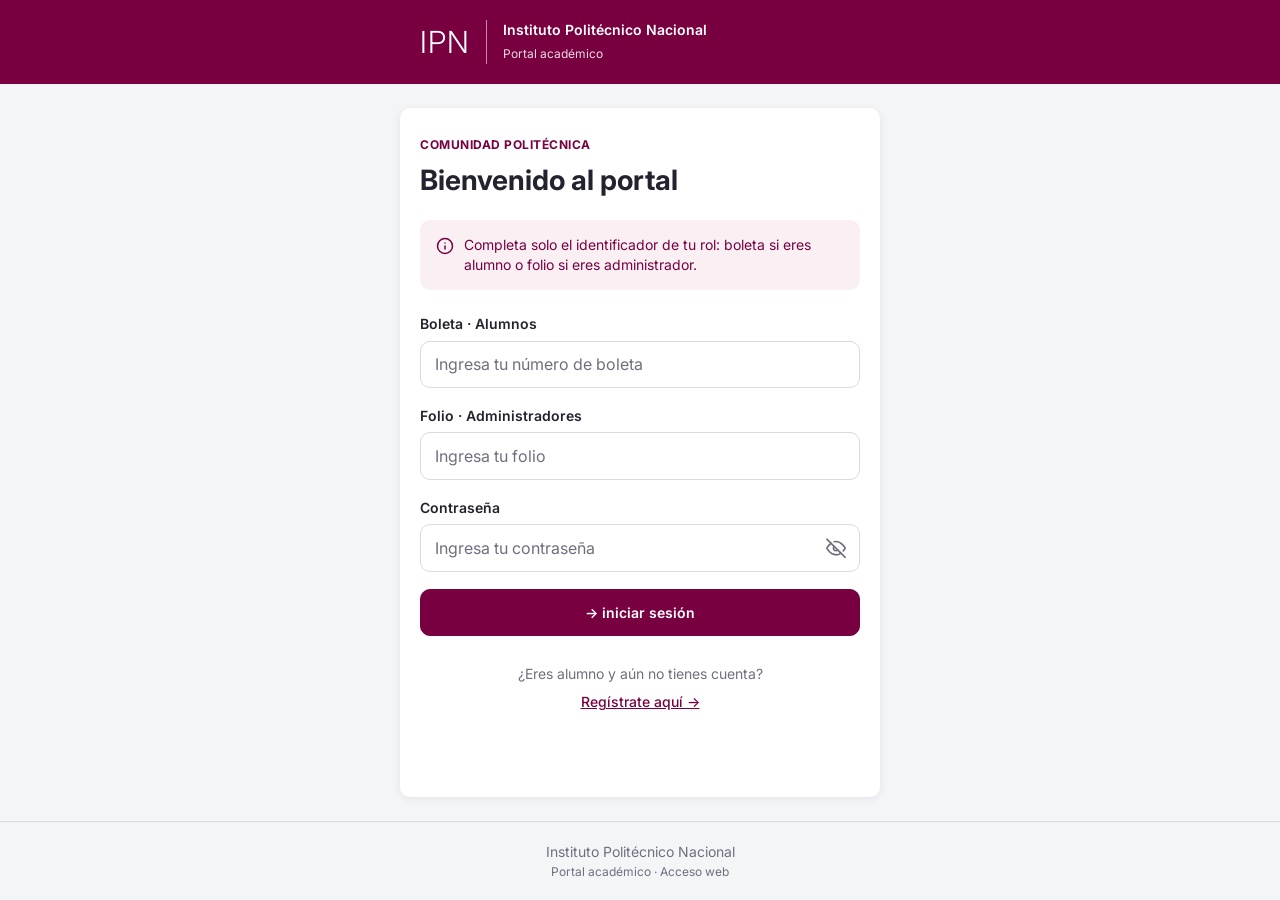
<file: index.html>
<!DOCTYPE html>
<html lang="es">
<head>
  <meta charset="UTF-8">
  <meta name="viewport" content="width=device-width, initial-scale=1.0">
  <title>Iniciar sesión | IPN - Portal académico</title>
  <link rel="preconnect" href="https://fonts.googleapis.com">
  <link rel="preconnect" href="https://fonts.gstatic.com" crossorigin>
  <link href="https://fonts.googleapis.com/css2?family=Inter:wght@300;400;500;600;700&display=swap" rel="stylesheet">
  <link rel="stylesheet" href="css/global.css">
  <link rel="stylesheet" href="css/login.css">
</head>
<body>

  <header class="header-ipn">
    <div class="header-ipn__contenido">
      <div class="header-ipn__logo">IPN</div>
      <div class="header-ipn__texto">
        <strong>Instituto Politécnico Nacional</strong>
        <span>Portal académico</span>
      </div>
    </div>
  </header>

  <main class="auth">
    <p class="auth__etiqueta">Comunidad politécnica</p>
    <h1 class="auth__titulo">Bienvenido al portal</h1>

    <div class="aviso" role="note">
      <svg viewBox="0 0 24 24" fill="none" stroke="currentColor" stroke-width="2" stroke-linecap="round" stroke-linejoin="round" aria-hidden="true">
        <circle cx="12" cy="12" r="10"/><line x1="12" y1="16" x2="12" y2="12"/><line x1="12" y1="8" x2="12.01" y2="8"/>
      </svg>
      <span>Completa solo el identificador de tu rol: boleta si eres alumno o folio si eres administrador.</span>
    </div>

    <form id="form-login" novalidate>
      <div class="campo">
        <label for="boleta">Boleta · Alumnos</label>
        <input type="text" id="boleta" name="boleta" inputmode="numeric" maxlength="10"
               placeholder="Ingresa tu número de boleta" autocomplete="username">
        <span class="campo__error" id="error-boleta"></span>
      </div>

      <div class="campo">
        <label for="folio">Folio · Administradores</label>
        <input type="text" id="folio" name="folio" inputmode="numeric"
               placeholder="Ingresa tu folio">
        <span class="campo__error" id="error-folio"></span>
      </div>

      <div class="campo">
        <label for="contrasena">Contraseña</label>
        <div class="input-con-icono">
          <input type="password" id="contrasena" name="contrasena"
                 placeholder="Ingresa tu contraseña" autocomplete="current-password">
          <button type="button" class="btn-ojo" data-toggle-password="contrasena" aria-label="Mostrar u ocultar contraseña"></button>
        </div>
        <span class="campo__error" id="error-contrasena"></span>
      </div>

      <button type="submit" class="btn btn--primario">→ iniciar sesión</button>
    </form>

    <div class="auth__registro">
      <p>¿Eres alumno y aún no tienes cuenta?</p>
      <a href="registro.html">Regístrate aquí →</a>
    </div>
  </main>

  <footer class="footer-ipn">
    <p>Instituto Politécnico Nacional</p>
    <p>Portal académico · Acceso web</p>
  </footer>

  <script src="js/validaciones.js"></script>
  <script src="js/api/mockData.js"></script>
  <script src="js/api/apiClient.js"></script>
  <script src="js/login.js"></script>
</body>
</html>
</file>
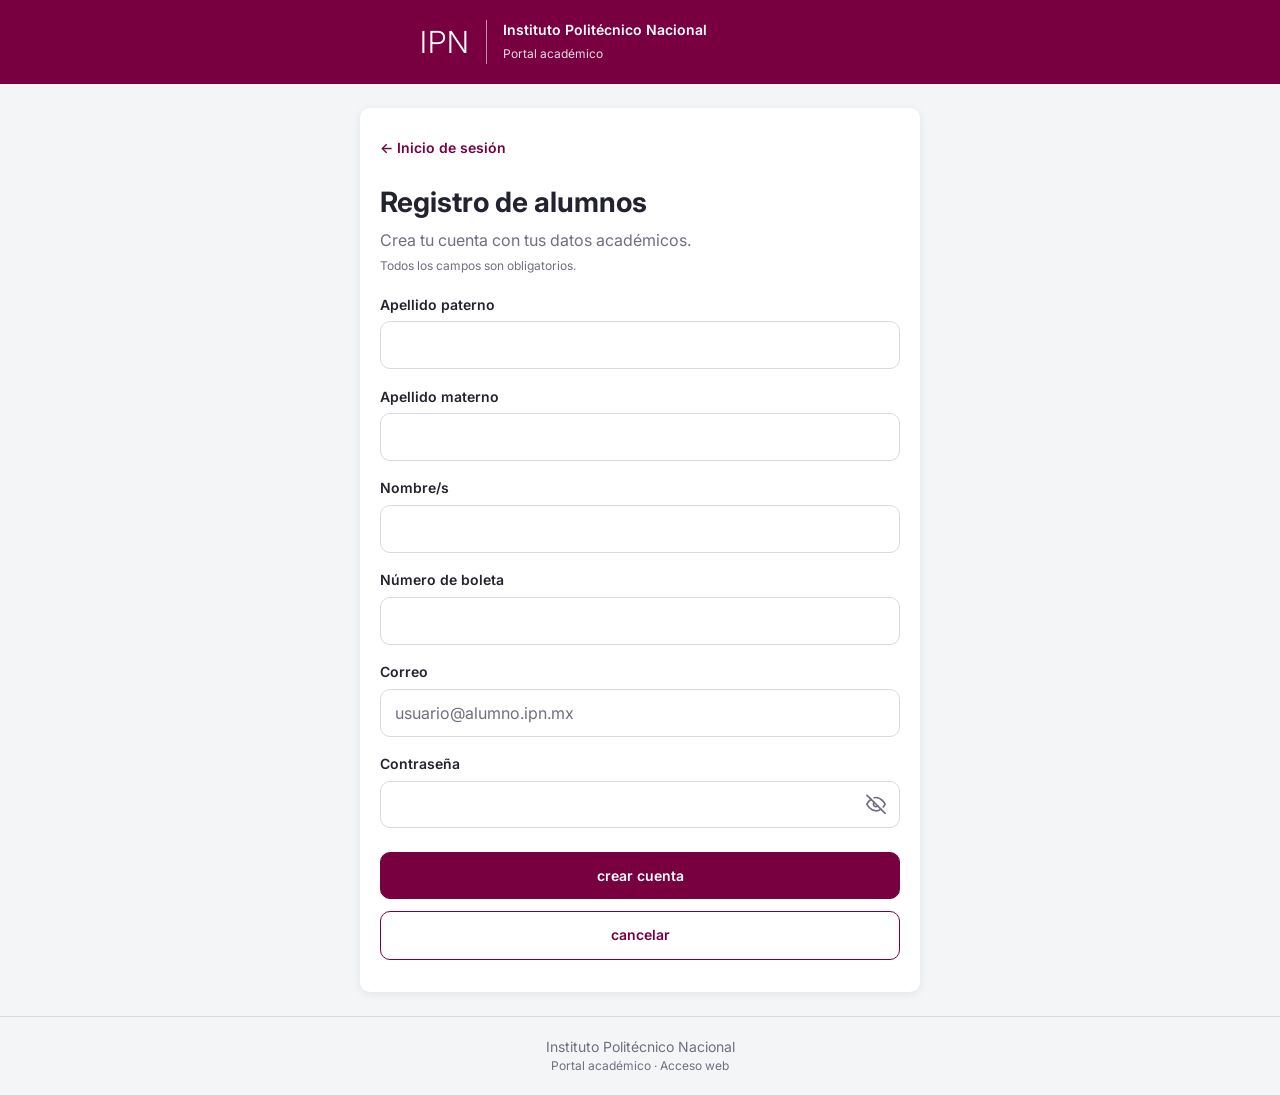
<file: registro.html>
<!DOCTYPE html>
<html lang="es">
<head>
  <meta charset="UTF-8">
  <meta name="viewport" content="width=device-width, initial-scale=1.0">
  <title>Registro de alumnos | IPN - Portal académico</title>
  <link rel="preconnect" href="https://fonts.googleapis.com">
  <link rel="preconnect" href="https://fonts.gstatic.com" crossorigin>
  <link href="https://fonts.googleapis.com/css2?family=Inter:wght@300;400;500;600;700&display=swap" rel="stylesheet">
  <link rel="stylesheet" href="css/global.css">
  <link rel="stylesheet" href="css/login.css">
</head>
<body>

  <header class="header-ipn">
    <div class="header-ipn__contenido">
      <div class="header-ipn__logo">IPN</div>
      <div class="header-ipn__texto">
        <strong>Instituto Politécnico Nacional</strong>
        <span>Portal académico</span>
      </div>
    </div>
  </header>

  <main class="auth auth--registro">
    <a href="index.html" class="auth__volver">← Inicio de sesión</a>

    <h1 class="auth__titulo">Registro de alumnos</h1>
    <p class="auth__subtitulo">Crea tu cuenta con tus datos académicos.</p>
    <p class="auth__nota">Todos los campos son obligatorios.</p>

    <form id="form-registro" novalidate>
      <div class="campo">
        <label for="apellido-paterno">Apellido paterno</label>
        <input type="text" id="apellido-paterno" name="apellidoPaterno" autocomplete="family-name">
        <span class="campo__error" id="error-apellido-paterno"></span>
      </div>

      <div class="campo">
        <label for="apellido-materno">Apellido materno</label>
        <input type="text" id="apellido-materno" name="apellidoMaterno">
        <span class="campo__error" id="error-apellido-materno"></span>
      </div>

      <div class="campo">
        <label for="nombres">Nombre/s</label>
        <input type="text" id="nombres" name="nombres" autocomplete="given-name">
        <span class="campo__error" id="error-nombres"></span>
      </div>

      <div class="campo">
        <label for="boleta">Número de boleta</label>
        <input type="text" id="boleta" name="boleta" inputmode="numeric" maxlength="10">
        <span class="campo__error" id="error-boleta"></span>
      </div>

      <div class="campo">
        <label for="correo">Correo</label>
        <input type="email" id="correo" name="correo" placeholder="usuario@alumno.ipn.mx" autocomplete="email">
        <span class="campo__error" id="error-correo"></span>
      </div>

      <div class="campo">
        <label for="contrasena">Contraseña</label>
        <div class="input-con-icono">
          <input type="password" id="contrasena" name="contrasena" autocomplete="new-password">
          <button type="button" class="btn-ojo" data-toggle-password="contrasena" aria-label="Mostrar u ocultar contraseña"></button>
        </div>
        <span class="campo__error" id="error-contrasena"></span>
      </div>

      <div class="auth__acciones">
        <button type="submit" class="btn btn--primario">crear cuenta</button>
        <a href="index.html" class="btn btn--secundario">cancelar</a>
      </div>
    </form>
  </main>

  <footer class="footer-ipn">
    <p>Instituto Politécnico Nacional</p>
    <p>Portal académico · Acceso web</p>
  </footer>

  <script src="js/validaciones.js"></script>
  <script src="js/api/mockData.js"></script>
  <script src="js/api/apiClient.js"></script>
  <script src="js/registro.js"></script>
</body>
</html>
</file>
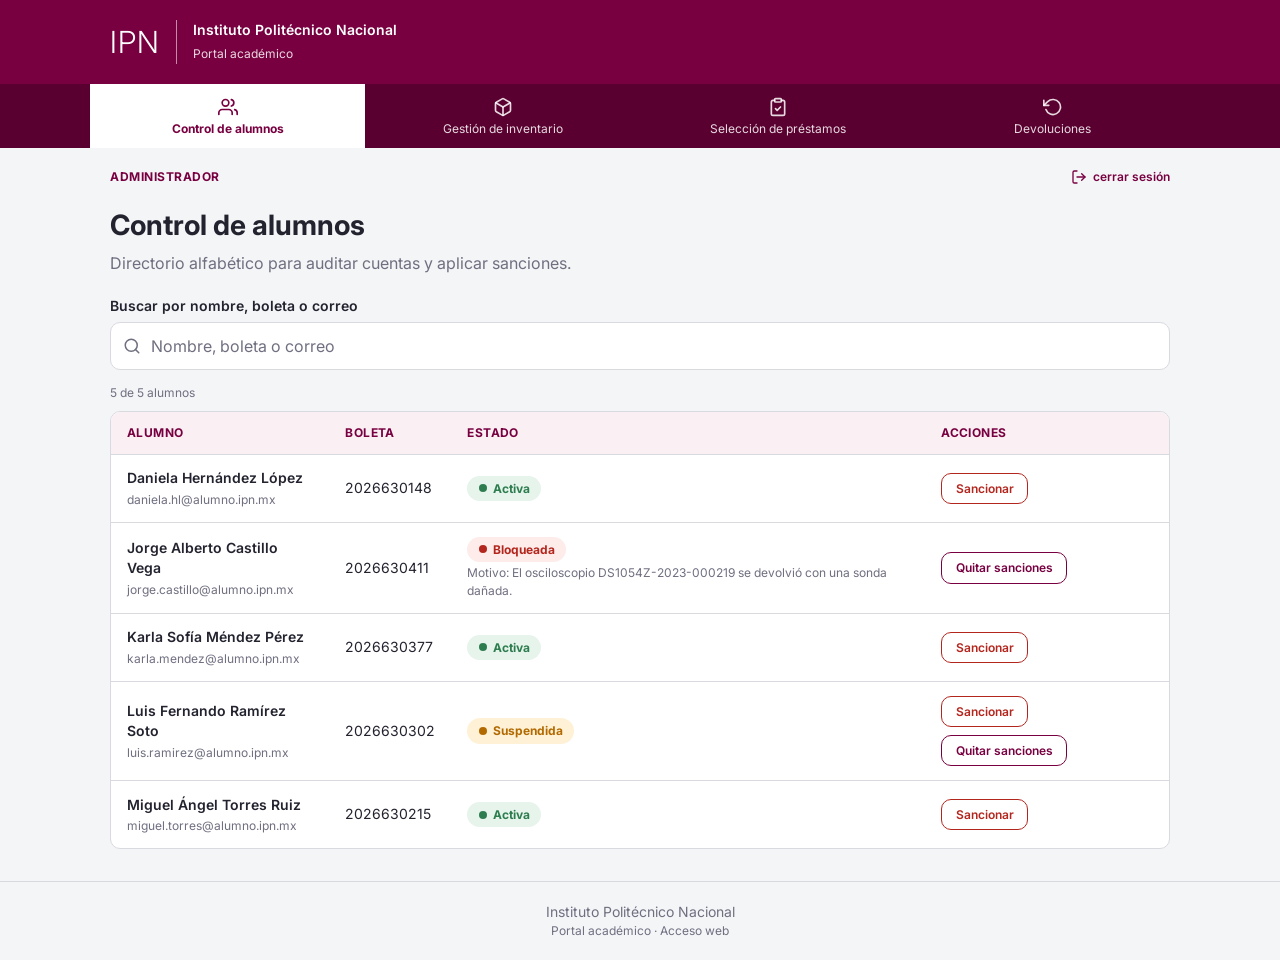
<file: admin/alumnos.html>
<!DOCTYPE html>
<html lang="es">
<head>
  <meta charset="UTF-8">
  <meta name="viewport" content="width=device-width, initial-scale=1.0">
  <title>Control de alumnos | IPN - Portal académico</title>
  <link rel="preconnect" href="https://fonts.googleapis.com">
  <link rel="preconnect" href="https://fonts.gstatic.com" crossorigin>
  <link href="https://fonts.googleapis.com/css2?family=Inter:wght@300;400;500;600;700&display=swap" rel="stylesheet">
  <link rel="stylesheet" href="../css/global.css">
  <link rel="stylesheet" href="../css/admin.css">
</head>
<body class="admin" data-pagina="alumnos">

  <header class="header-ipn">
    <div class="header-ipn__contenido">
      <a href="dashboard.html" class="header-ipn__logo" aria-label="Ir al panel">IPN</a>
      <div class="header-ipn__texto">
        <strong>Instituto Politécnico Nacional</strong>
        <span>Portal académico</span>
      </div>
    </div>
  </header>

  <nav id="nav-admin" class="nav-admin" aria-label="Navegación del administrador"></nav>

  <main class="admin-main">
    <div class="portal__barra">
      <p class="portal__etiqueta">Administrador</p>
      <button type="button" id="btn-cerrar-sesion" class="btn-texto">
        <svg viewBox="0 0 24 24" fill="none" stroke="currentColor" stroke-width="2" stroke-linecap="round" stroke-linejoin="round" aria-hidden="true"><path d="M9 21H5a2 2 0 0 1-2-2V5a2 2 0 0 1 2-2h4"/><polyline points="16 17 21 12 16 7"/><line x1="21" y1="12" x2="9" y2="12"/></svg>
        cerrar sesión
      </button>
    </div>

    <h1 class="portal__titulo">Control de alumnos</h1>
    <p class="portal__subtitulo">Directorio alfabético para auditar cuentas y aplicar sanciones.</p>

    <div class="barra-herramientas">
      <div class="campo buscador">
        <label for="buscador">Buscar por nombre, boleta o correo</label>
        <div class="buscador__caja">
          <svg viewBox="0 0 24 24" fill="none" stroke="currentColor" stroke-width="2" stroke-linecap="round" stroke-linejoin="round" aria-hidden="true"><circle cx="11" cy="11" r="8"/><line x1="21" y1="21" x2="16.65" y2="16.65"/></svg>
          <input type="search" id="buscador" placeholder="Nombre, boleta o correo" autocomplete="off">
        </div>
      </div>
    </div>

    <p id="contador" class="contador"></p>

    <div class="tabla-wrap">
      <table class="tabla">
        <thead>
          <tr>
            <th>Alumno</th>
            <th>Boleta</th>
            <th>Estado</th>
            <th>Acciones</th>
          </tr>
        </thead>
        <tbody id="tabla-cuerpo"></tbody>
      </table>
    </div>
    <p id="sin-resultados" class="sin-resultados" hidden>No se encontraron alumnos con esa búsqueda.</p>
  </main>

  <footer class="footer-ipn">
    <p>Instituto Politécnico Nacional</p>
    <p>Portal académico · Acceso web</p>
  </footer>

  <!-- Modal: Sancionar / bloquear alumno (R 5.9). Motivo obligatorio -->
  <div id="modal-bloqueo" class="modal" role="dialog" aria-modal="true" aria-labelledby="mb-titulo">
    <div class="modal__caja">
      <div class="modal__cabecera">
        <span class="modal__icono modal__icono--alerta">
          <svg viewBox="0 0 24 24" fill="none" stroke="currentColor" stroke-width="2" stroke-linecap="round" stroke-linejoin="round" aria-hidden="true"><rect x="3" y="11" width="18" height="11" rx="2"/><path d="M7 11V7a5 5 0 0 1 10 0v4"/></svg>
        </span>
        <h2 id="mb-titulo" class="modal__titulo modal__titulo--inline">Bloquear alumno</h2>
      </div>
      <p class="modal__mensaje">Indica el motivo para bloquear la cuenta de <strong id="bloqueo-nombre"></strong>.</p>

      <form id="form-bloqueo" novalidate>
        <div class="campo">
          <div class="campo__cabecera">
            <label for="bloqueo-motivo">Motivo del bloqueo <span class="requerido">*</span></label>
            <span class="campo__nota">Obligatorio</span>
          </div>
          <textarea id="bloqueo-motivo" rows="5" placeholder="Ej. El multímetro Fluke 117 fue devuelto con daños físicos evidentes..." data-foco></textarea>
          <span class="campo__error" id="error-bloqueo-motivo"></span>
          <p class="campo__ayuda">Describe la incidencia de forma clara. El motivo quedará registrado en la cuenta del alumno.</p>
        </div>

        <div class="modal__acciones">
          <button type="button" class="btn btn--secundario" data-cerrar-modal>Cancelar</button>
          <button type="submit" class="btn btn--peligro">Aplicar bloqueo</button>
        </div>
      </form>
    </div>
  </div>

  <script src="../js/validaciones.js"></script>
  <script src="../js/api/mockData.js"></script>
  <script src="../js/api/apiClient.js"></script>
  <script src="../js/admin.js"></script>
</body>
</html>
</file>
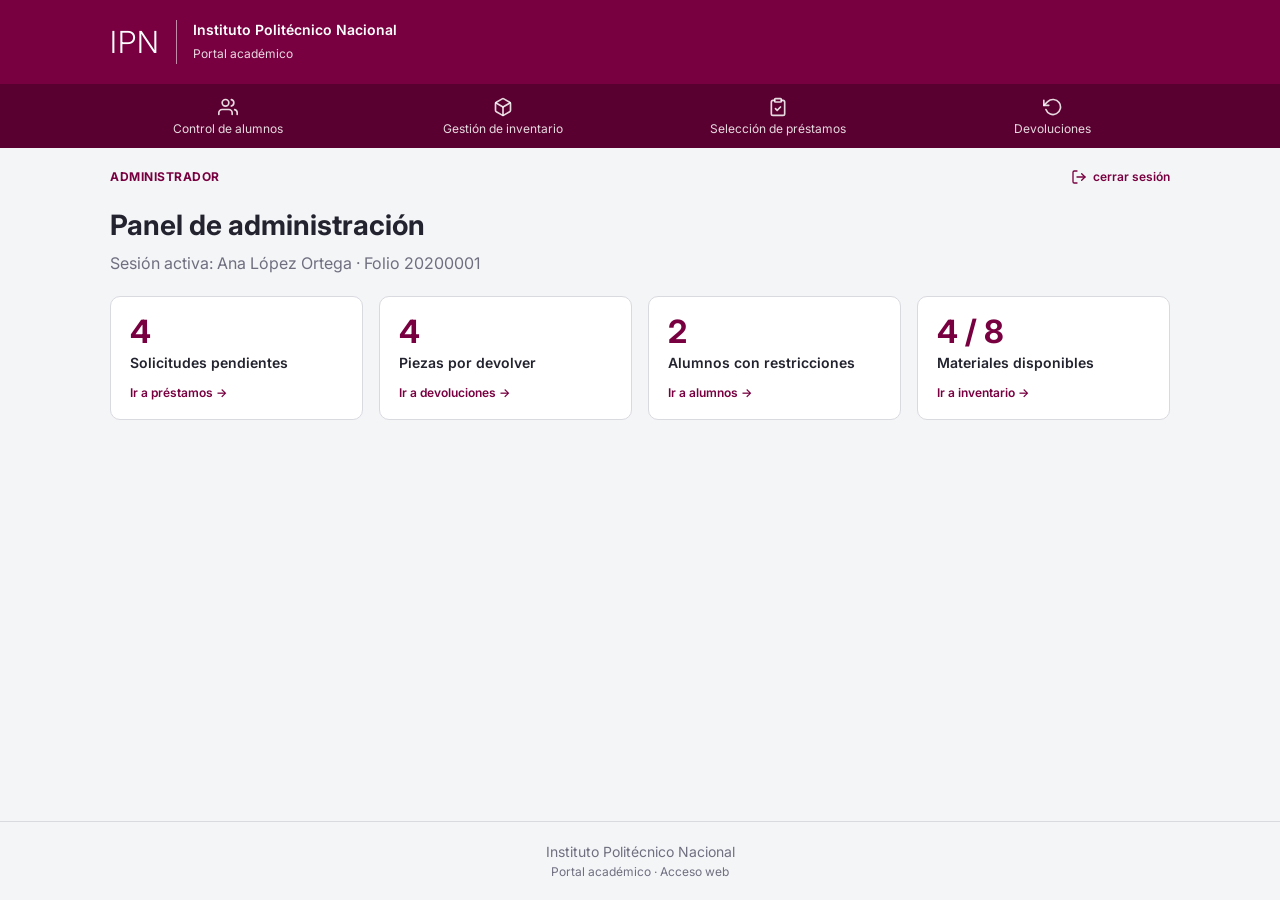
<file: admin/dashboard.html>
<!DOCTYPE html>
<html lang="es">
<head>
  <meta charset="UTF-8">
  <meta name="viewport" content="width=device-width, initial-scale=1.0">
  <title>Panel de administración | IPN - Portal académico</title>
  <link rel="preconnect" href="https://fonts.googleapis.com">
  <link rel="preconnect" href="https://fonts.gstatic.com" crossorigin>
  <link href="https://fonts.googleapis.com/css2?family=Inter:wght@300;400;500;600;700&display=swap" rel="stylesheet">
  <link rel="stylesheet" href="../css/global.css">
  <link rel="stylesheet" href="../css/admin.css">
</head>
<body class="admin" data-pagina="dashboard">

  <header class="header-ipn">
    <div class="header-ipn__contenido">
      <a href="dashboard.html" class="header-ipn__logo" aria-label="Ir al panel">IPN</a>
      <div class="header-ipn__texto">
        <strong>Instituto Politécnico Nacional</strong>
        <span>Portal académico</span>
      </div>
    </div>
  </header>

  <!-- admin.js dibuja aquí el menú de navegación -->
  <nav id="nav-admin" class="nav-admin" aria-label="Navegación del administrador"></nav>

  <main class="admin-main">
    <div class="portal__barra">
      <p class="portal__etiqueta">Administrador</p>
      <button type="button" id="btn-cerrar-sesion" class="btn-texto">
        <svg viewBox="0 0 24 24" fill="none" stroke="currentColor" stroke-width="2" stroke-linecap="round" stroke-linejoin="round" aria-hidden="true"><path d="M9 21H5a2 2 0 0 1-2-2V5a2 2 0 0 1 2-2h4"/><polyline points="16 17 21 12 16 7"/><line x1="21" y1="12" x2="9" y2="12"/></svg>
        cerrar sesión
      </button>
    </div>

    <h1 class="portal__titulo">Panel de administración</h1>
    <p id="admin-sesion" class="portal__subtitulo"></p>

    <section class="stats" aria-label="Resumen">
      <a href="prestamos.html" class="stat">
        <span id="stat-pendientes" class="stat__valor">0</span>
        <span class="stat__etiqueta">Solicitudes pendientes</span>
        <span class="stat__accion">Ir a préstamos →</span>
      </a>
      <a href="devoluciones.html" class="stat">
        <span id="stat-por-devolver" class="stat__valor">0</span>
        <span class="stat__etiqueta">Piezas por devolver</span>
        <span class="stat__accion">Ir a devoluciones →</span>
      </a>
      <a href="alumnos.html" class="stat">
        <span id="stat-sancionados" class="stat__valor">0</span>
        <span class="stat__etiqueta">Alumnos con restricciones</span>
        <span class="stat__accion">Ir a alumnos →</span>
      </a>
      <a href="inventario.html" class="stat">
        <span id="stat-disponibles" class="stat__valor">0</span>
        <span class="stat__etiqueta">Materiales disponibles</span>
        <span class="stat__accion">Ir a inventario →</span>
      </a>
    </section>
  </main>

  <footer class="footer-ipn">
    <p>Instituto Politécnico Nacional</p>
    <p>Portal académico · Acceso web</p>
  </footer>

  <script src="../js/api/mockData.js"></script>
  <script src="../js/api/apiClient.js"></script>
  <script src="../js/admin.js"></script>
</body>
</html>
</file>
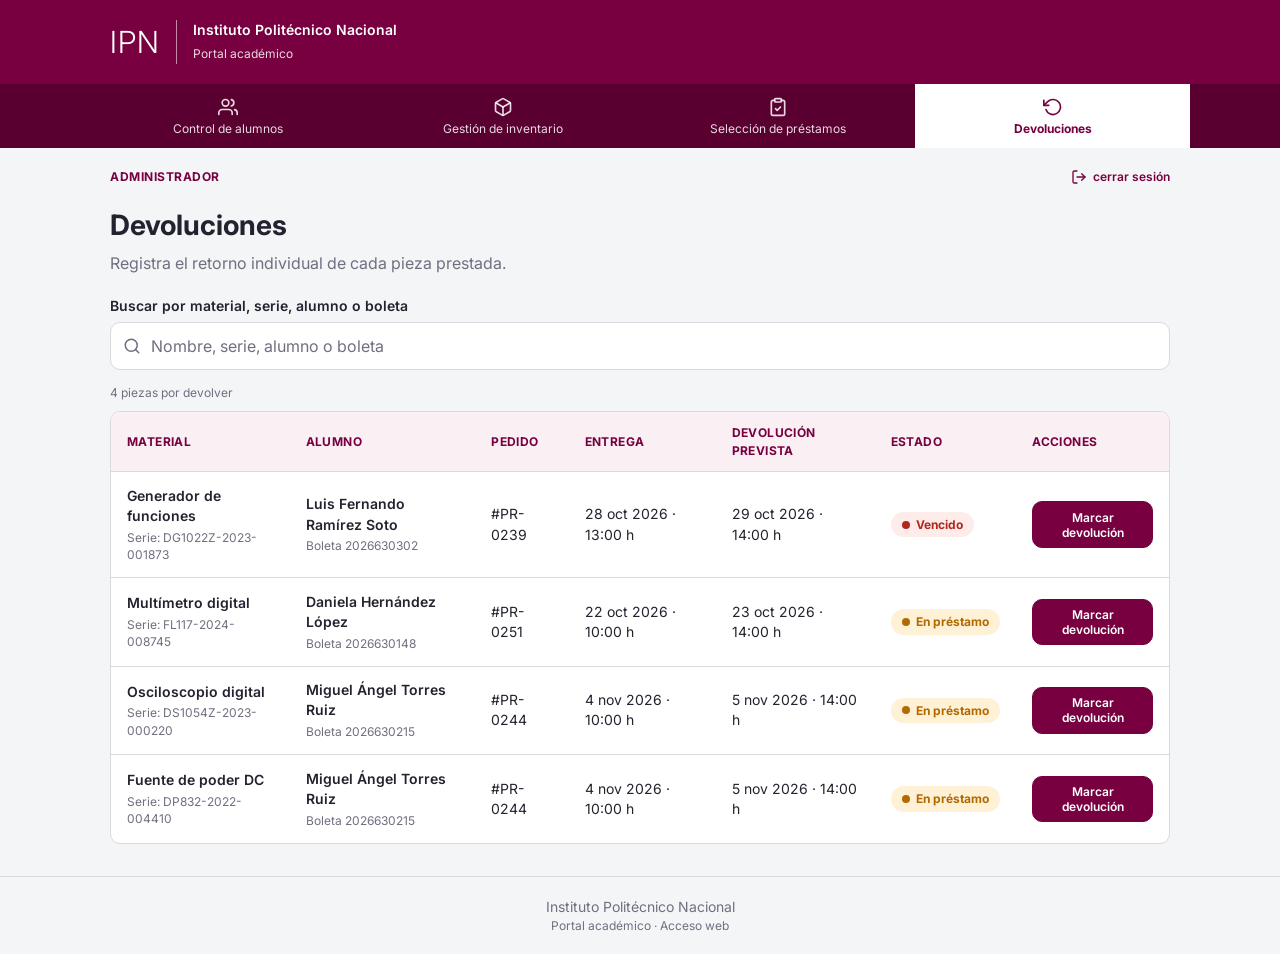
<file: admin/devoluciones.html>
<!DOCTYPE html>
<html lang="es">
<head>
  <meta charset="UTF-8">
  <meta name="viewport" content="width=device-width, initial-scale=1.0">
  <title>Devoluciones | IPN - Portal académico</title>
  <link rel="preconnect" href="https://fonts.googleapis.com">
  <link rel="preconnect" href="https://fonts.gstatic.com" crossorigin>
  <link href="https://fonts.googleapis.com/css2?family=Inter:wght@300;400;500;600;700&display=swap" rel="stylesheet">
  <link rel="stylesheet" href="../css/global.css">
  <link rel="stylesheet" href="../css/admin.css">
</head>
<body class="admin" data-pagina="devoluciones">

  <header class="header-ipn">
    <div class="header-ipn__contenido">
      <a href="dashboard.html" class="header-ipn__logo" aria-label="Ir al panel">IPN</a>
      <div class="header-ipn__texto">
        <strong>Instituto Politécnico Nacional</strong>
        <span>Portal académico</span>
      </div>
    </div>
  </header>

  <nav id="nav-admin" class="nav-admin" aria-label="Navegación del administrador"></nav>

  <main class="admin-main">
    <div class="portal__barra">
      <p class="portal__etiqueta">Administrador</p>
      <button type="button" id="btn-cerrar-sesion" class="btn-texto">
        <svg viewBox="0 0 24 24" fill="none" stroke="currentColor" stroke-width="2" stroke-linecap="round" stroke-linejoin="round" aria-hidden="true"><path d="M9 21H5a2 2 0 0 1-2-2V5a2 2 0 0 1 2-2h4"/><polyline points="16 17 21 12 16 7"/><line x1="21" y1="12" x2="9" y2="12"/></svg>
        cerrar sesión
      </button>
    </div>

    <h1 class="portal__titulo">Devoluciones</h1>
    <p class="portal__subtitulo">Registra el retorno individual de cada pieza prestada.</p>

    <div class="barra-herramientas">
      <div class="campo buscador">
        <label for="buscador">Buscar por material, serie, alumno o boleta</label>
        <div class="buscador__caja">
          <svg viewBox="0 0 24 24" fill="none" stroke="currentColor" stroke-width="2" stroke-linecap="round" stroke-linejoin="round" aria-hidden="true"><circle cx="11" cy="11" r="8"/><line x1="21" y1="21" x2="16.65" y2="16.65"/></svg>
          <input type="search" id="buscador" placeholder="Nombre, serie, alumno o boleta" autocomplete="off">
        </div>
      </div>
    </div>

    <p id="contador" class="contador"></p>

    <div class="tabla-wrap">
      <table class="tabla">
        <thead>
          <tr>
            <th>Material</th>
            <th>Alumno</th>
            <th>Pedido</th>
            <th>Entrega</th>
            <th>Devolución prevista</th>
            <th>Estado</th>
            <th>Acciones</th>
          </tr>
        </thead>
        <tbody id="tabla-cuerpo"></tbody>
      </table>
    </div>
    <p id="sin-resultados" class="sin-resultados" hidden>No se encontraron piezas con esa búsqueda.</p>
  </main>

  <footer class="footer-ipn">
    <p>Instituto Politécnico Nacional</p>
    <p>Portal académico · Acceso web</p>
  </footer>

  <script src="../js/api/mockData.js"></script>
  <script src="../js/api/apiClient.js"></script>
  <script src="../js/admin.js"></script>
</body>
</html>
</file>
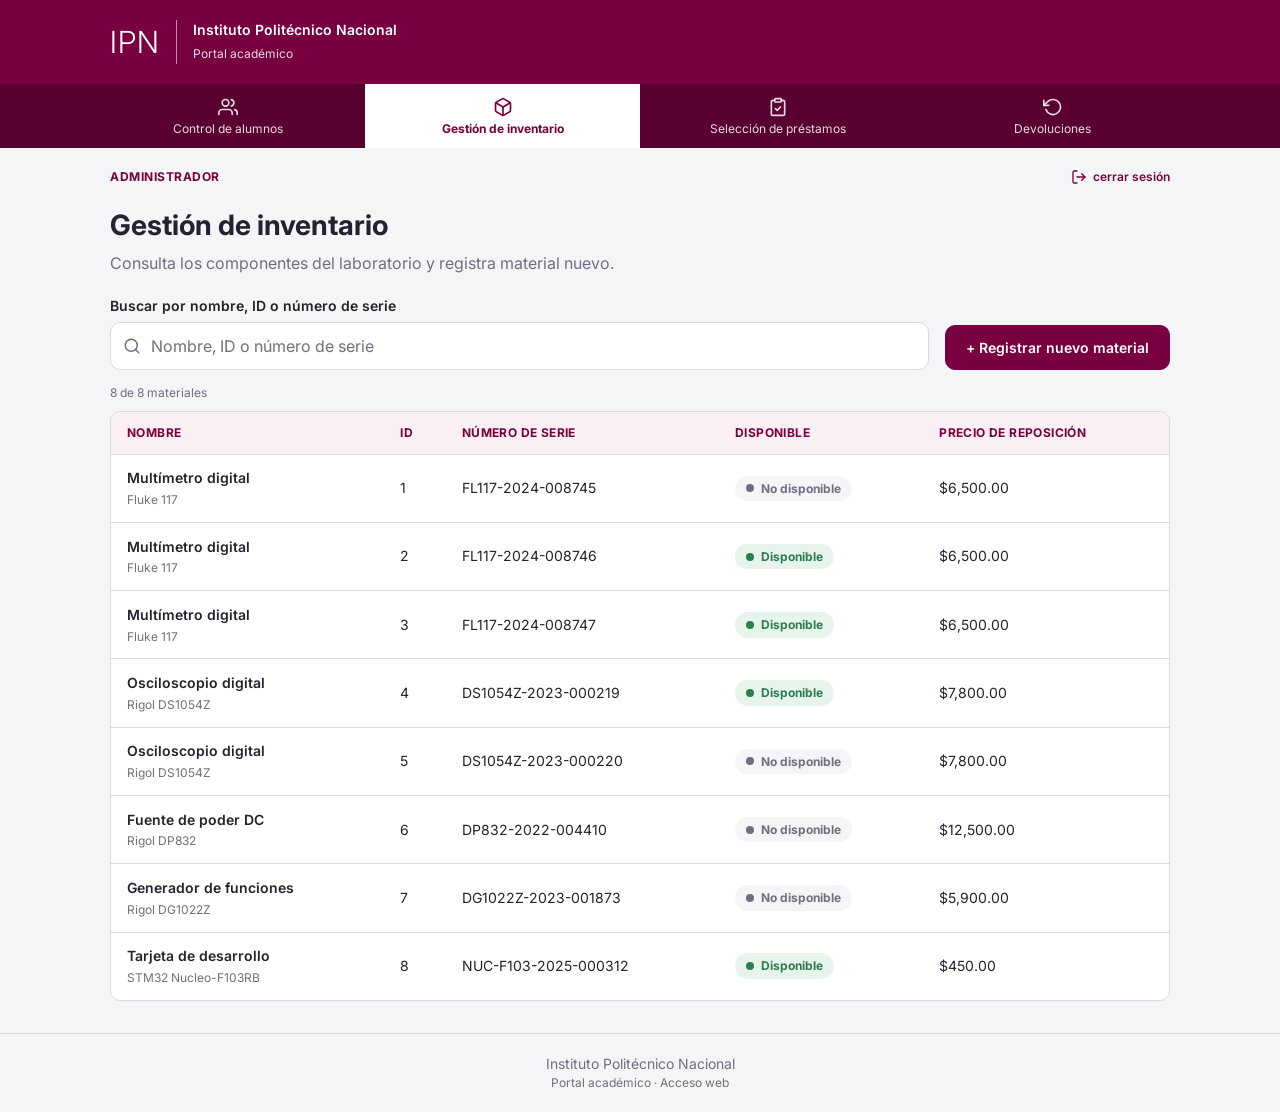
<file: admin/inventario.html>
<!DOCTYPE html>
<html lang="es">
<head>
  <meta charset="UTF-8">
  <meta name="viewport" content="width=device-width, initial-scale=1.0">
  <title>Inventario | IPN - Portal académico</title>
  <link rel="preconnect" href="https://fonts.googleapis.com">
  <link rel="preconnect" href="https://fonts.gstatic.com" crossorigin>
  <link href="https://fonts.googleapis.com/css2?family=Inter:wght@300;400;500;600;700&display=swap" rel="stylesheet">
  <link rel="stylesheet" href="../css/global.css">
  <link rel="stylesheet" href="../css/admin.css">
</head>
<body class="admin" data-pagina="inventario">

  <header class="header-ipn">
    <div class="header-ipn__contenido">
      <a href="dashboard.html" class="header-ipn__logo" aria-label="Ir al panel">IPN</a>
      <div class="header-ipn__texto">
        <strong>Instituto Politécnico Nacional</strong>
        <span>Portal académico</span>
      </div>
    </div>
  </header>

  <nav id="nav-admin" class="nav-admin" aria-label="Navegación del administrador"></nav>

  <main class="admin-main">
    <div class="portal__barra">
      <p class="portal__etiqueta">Administrador</p>
      <button type="button" id="btn-cerrar-sesion" class="btn-texto">
        <svg viewBox="0 0 24 24" fill="none" stroke="currentColor" stroke-width="2" stroke-linecap="round" stroke-linejoin="round" aria-hidden="true"><path d="M9 21H5a2 2 0 0 1-2-2V5a2 2 0 0 1 2-2h4"/><polyline points="16 17 21 12 16 7"/><line x1="21" y1="12" x2="9" y2="12"/></svg>
        cerrar sesión
      </button>
    </div>

    <h1 class="portal__titulo">Gestión de inventario</h1>
    <p class="portal__subtitulo">Consulta los componentes del laboratorio y registra material nuevo.</p>

    <div class="barra-herramientas">
      <div class="campo buscador">
        <label for="buscador">Buscar por nombre, ID o número de serie</label>
        <div class="buscador__caja">
          <svg viewBox="0 0 24 24" fill="none" stroke="currentColor" stroke-width="2" stroke-linecap="round" stroke-linejoin="round" aria-hidden="true"><circle cx="11" cy="11" r="8"/><line x1="21" y1="21" x2="16.65" y2="16.65"/></svg>
          <input type="search" id="buscador" placeholder="Nombre, ID o número de serie" autocomplete="off">
        </div>
      </div>
      <button type="button" id="btn-nuevo" class="btn btn--primario btn--auto">+ Registrar nuevo material</button>
    </div>

    <p id="contador" class="contador"></p>

    <div class="tabla-wrap">
      <table class="tabla">
        <thead>
          <tr>
            <th>Nombre</th>
            <th>ID</th>
            <th>Número de serie</th>
            <th>Disponible</th>
            <th>Precio de reposición</th>
          </tr>
        </thead>
        <tbody id="tabla-cuerpo"></tbody>
      </table>
    </div>
    <p id="sin-resultados" class="sin-resultados" hidden>No se encontraron materiales con esa búsqueda.</p>
  </main>

  <footer class="footer-ipn">
    <p>Instituto Politécnico Nacional</p>
    <p>Portal académico · Acceso web</p>
  </footer>

  <!-- Modal: Registrar nuevo material (R 5.7) -->
  <div id="modal-material" class="modal" role="dialog" aria-modal="true" aria-labelledby="mm-titulo">
    <div class="modal__caja">
      <h2 id="mm-titulo" class="modal__titulo">Nuevo material</h2>

      <form id="form-material" novalidate>
        <div class="campo">
          <label for="mat-nombre">Nombre del material</label>
          <input type="text" id="mat-nombre" placeholder="Ej. Multímetro digital" data-foco>
          <span class="campo__error" id="error-mat-nombre"></span>
        </div>

        <div class="campo">
          <label for="mat-serie">Número de serie</label>
          <input type="text" id="mat-serie" placeholder="Ej. FL117-2024-008748">
          <span class="campo__error" id="error-mat-serie"></span>
        </div>

        <div class="campo">
          <label for="mat-descripcion">Descripción</label>
          <input type="text" id="mat-descripcion" placeholder="Ej. Fluke 117">
          <span class="campo__error" id="error-mat-descripcion"></span>
        </div>

        <div class="campo">
          <label for="mat-precio">Precio de reposición (MXN)</label>
          <input type="text" id="mat-precio" inputmode="decimal" placeholder="Ej. 6500">
          <span class="campo__error" id="error-mat-precio"></span>
        </div>

        <div class="campo">
          <label for="mat-foto">Fotografía del componente</label>
          <input type="file" id="mat-foto" accept="image/*" class="input-archivo">
        </div>

        <div class="modal__acciones modal__acciones--columna">
          <button type="submit" class="btn btn--primario">Agregar material</button>
          <button type="button" class="btn btn--secundario" data-cerrar-modal>Cancelar</button>
        </div>
      </form>
    </div>
  </div>

  <script src="../js/validaciones.js"></script>
  <script src="../js/api/mockData.js"></script>
  <script src="../js/api/apiClient.js"></script>
  <script src="../js/admin.js"></script>
</body>
</html>
</file>
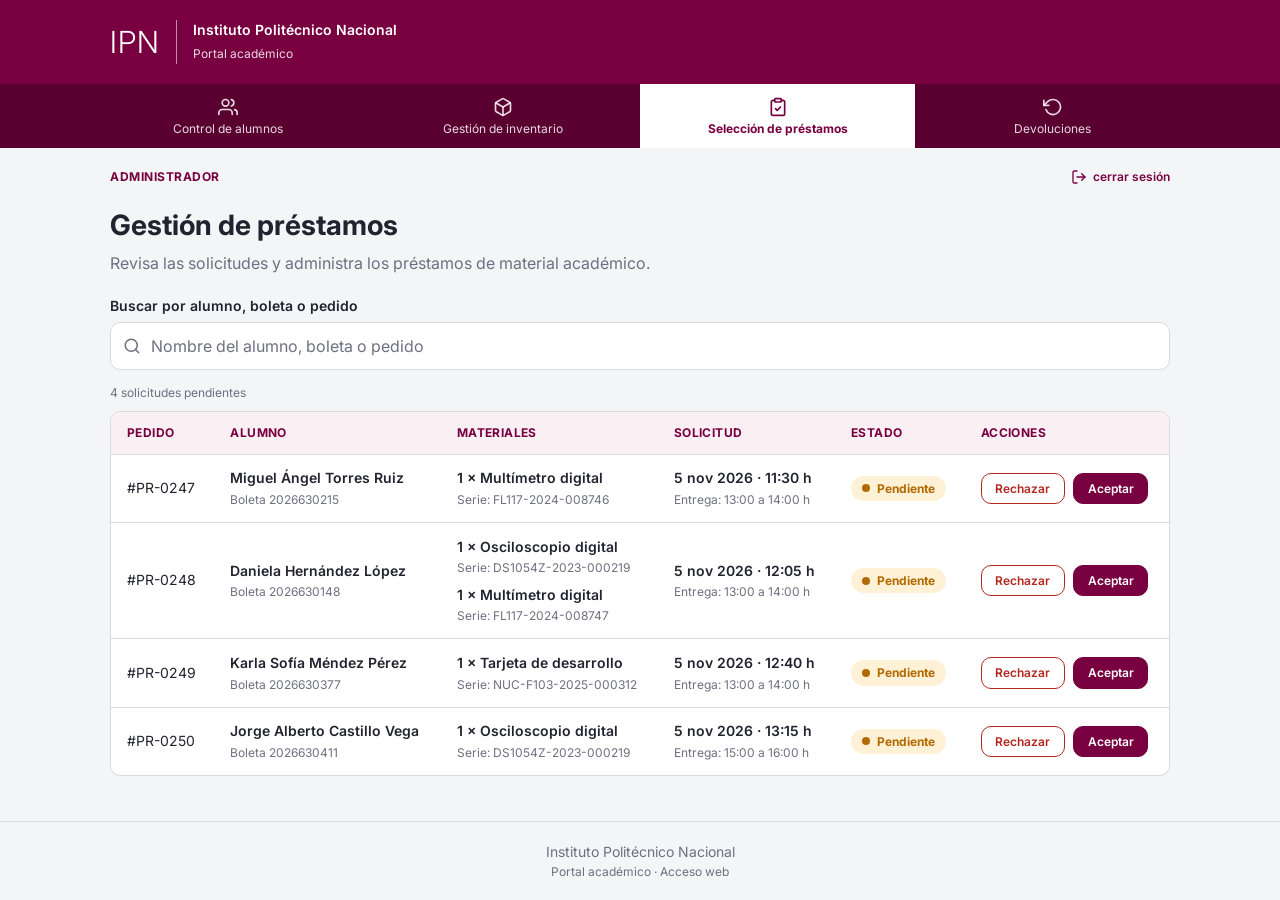
<file: admin/prestamos.html>
<!DOCTYPE html>
<html lang="es">
<head>
  <meta charset="UTF-8">
  <meta name="viewport" content="width=device-width, initial-scale=1.0">
  <title>Gestión de préstamos | IPN - Portal académico</title>
  <link rel="preconnect" href="https://fonts.googleapis.com">
  <link rel="preconnect" href="https://fonts.gstatic.com" crossorigin>
  <link href="https://fonts.googleapis.com/css2?family=Inter:wght@300;400;500;600;700&display=swap" rel="stylesheet">
  <link rel="stylesheet" href="../css/global.css">
  <link rel="stylesheet" href="../css/admin.css">
</head>
<body class="admin" data-pagina="prestamos">

  <header class="header-ipn">
    <div class="header-ipn__contenido">
      <a href="dashboard.html" class="header-ipn__logo" aria-label="Ir al panel">IPN</a>
      <div class="header-ipn__texto">
        <strong>Instituto Politécnico Nacional</strong>
        <span>Portal académico</span>
      </div>
    </div>
  </header>

  <nav id="nav-admin" class="nav-admin" aria-label="Navegación del administrador"></nav>

  <main class="admin-main">
    <div class="portal__barra">
      <p class="portal__etiqueta">Administrador</p>
      <button type="button" id="btn-cerrar-sesion" class="btn-texto">
        <svg viewBox="0 0 24 24" fill="none" stroke="currentColor" stroke-width="2" stroke-linecap="round" stroke-linejoin="round" aria-hidden="true"><path d="M9 21H5a2 2 0 0 1-2-2V5a2 2 0 0 1 2-2h4"/><polyline points="16 17 21 12 16 7"/><line x1="21" y1="12" x2="9" y2="12"/></svg>
        cerrar sesión
      </button>
    </div>

    <h1 class="portal__titulo">Gestión de préstamos</h1>
    <p class="portal__subtitulo">Revisa las solicitudes y administra los préstamos de material académico.</p>

    <div class="barra-herramientas">
      <div class="campo buscador">
        <label for="buscador">Buscar por alumno, boleta o pedido</label>
        <div class="buscador__caja">
          <svg viewBox="0 0 24 24" fill="none" stroke="currentColor" stroke-width="2" stroke-linecap="round" stroke-linejoin="round" aria-hidden="true"><circle cx="11" cy="11" r="8"/><line x1="21" y1="21" x2="16.65" y2="16.65"/></svg>
          <input type="search" id="buscador" placeholder="Nombre del alumno, boleta o pedido" autocomplete="off">
        </div>
      </div>
    </div>

    <p id="contador" class="contador"></p>

    <div class="tabla-wrap">
      <table class="tabla">
        <thead>
          <tr>
            <th>Pedido</th>
            <th>Alumno</th>
            <th>Materiales</th>
            <th>Solicitud</th>
            <th>Estado</th>
            <th>Acciones</th>
          </tr>
        </thead>
        <tbody id="tabla-cuerpo"></tbody>
      </table>
    </div>
    <p id="sin-resultados" class="sin-resultados" hidden>No se encontraron solicitudes.</p>
  </main>

  <footer class="footer-ipn">
    <p>Instituto Politécnico Nacional</p>
    <p>Portal académico · Acceso web</p>
  </footer>

  <script src="../js/api/mockData.js"></script>
  <script src="../js/api/apiClient.js"></script>
  <script src="../js/admin.js"></script>
</body>
</html>
</file>
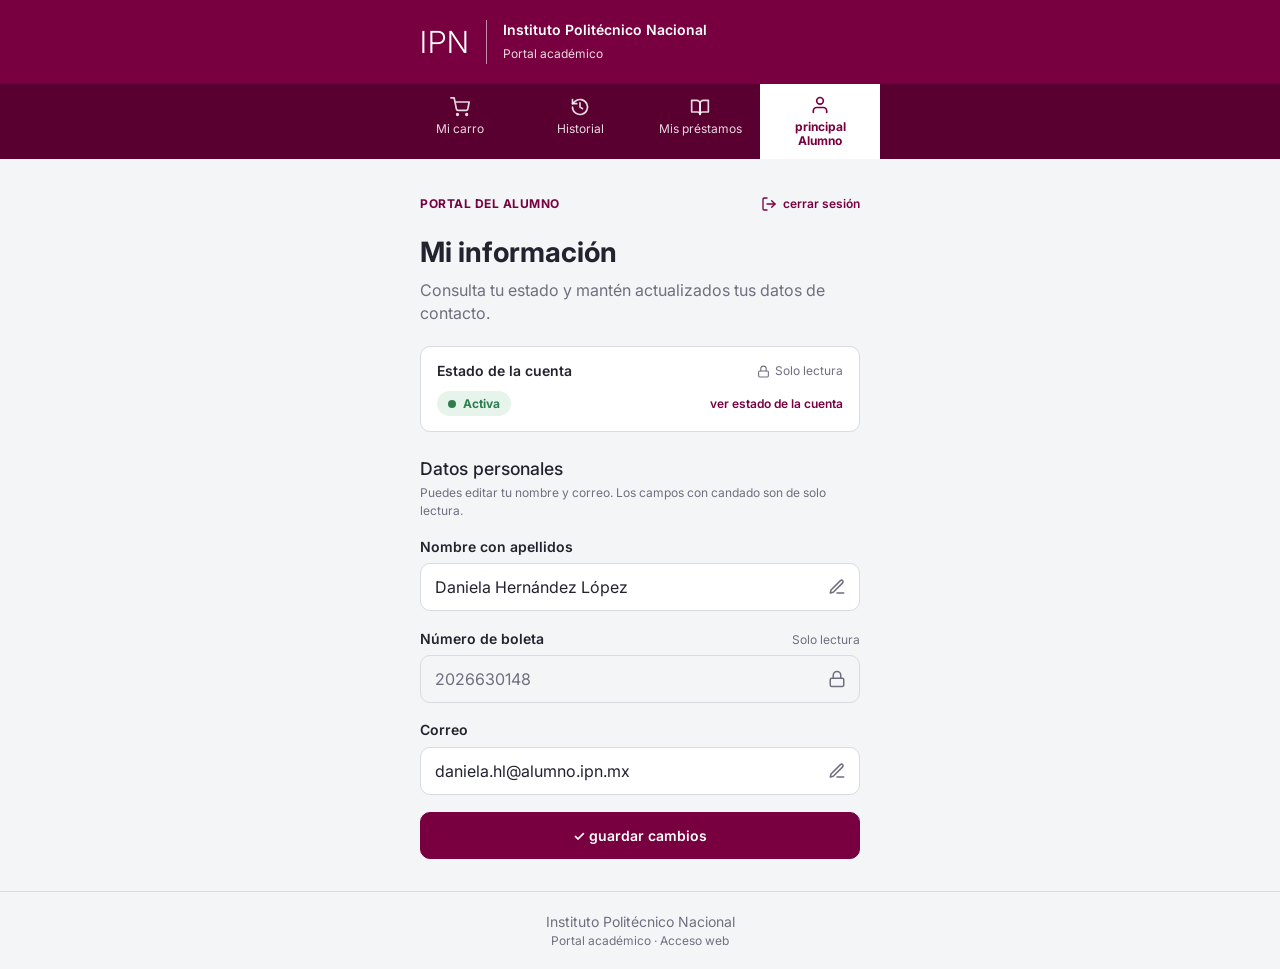
<file: alumno/perfil.html>
<!DOCTYPE html>
<html lang="es">
<head>
  <meta charset="UTF-8">
  <meta name="viewport" content="width=device-width, initial-scale=1.0">
  <title>Mi información | IPN - Portal del alumno</title>
  <link rel="preconnect" href="https://fonts.googleapis.com">
  <link rel="preconnect" href="https://fonts.gstatic.com" crossorigin>
  <link href="https://fonts.googleapis.com/css2?family=Inter:wght@300;400;500;600;700&display=swap" rel="stylesheet">
  <link rel="stylesheet" href="../css/global.css">
  <link rel="stylesheet" href="../css/alumno.css">
</head>
<body>

  <header class="header-ipn">
    <div class="header-ipn__contenido">
      <div class="header-ipn__logo">IPN</div>
      <div class="header-ipn__texto">
        <strong>Instituto Politécnico Nacional</strong>
        <span>Portal académico</span>
      </div>
    </div>
  </header>

  <nav class="nav-alumno" aria-label="Navegación del alumno">
    <ul class="nav-alumno__lista">
      <li>
        <a href="carrito.html" class="nav-alumno__enlace">
          <svg viewBox="0 0 24 24" fill="none" stroke="currentColor" stroke-width="2" stroke-linecap="round" stroke-linejoin="round" aria-hidden="true"><circle cx="9" cy="21" r="1"/><circle cx="20" cy="21" r="1"/><path d="M1 1h4l2.68 13.39a2 2 0 0 0 2 1.61h9.72a2 2 0 0 0 2-1.61L23 6H6"/></svg>
          <span>Mi carro</span>
        </a>
      </li>
      <li>
        <a href="prestamos.html?vista=historial" class="nav-alumno__enlace">
          <svg viewBox="0 0 24 24" fill="none" stroke="currentColor" stroke-width="2" stroke-linecap="round" stroke-linejoin="round" aria-hidden="true"><path d="M3 12a9 9 0 1 0 3-6.7L3 8"/><polyline points="3 3 3 8 8 8"/><polyline points="12 7 12 12 15 14"/></svg>
          <span>Historial</span>
        </a>
      </li>
      <li>
        <a href="prestamos.html" class="nav-alumno__enlace">
          <svg viewBox="0 0 24 24" fill="none" stroke="currentColor" stroke-width="2" stroke-linecap="round" stroke-linejoin="round" aria-hidden="true"><path d="M2 4h6a4 4 0 0 1 4 4v13a3 3 0 0 0-3-3H2z"/><path d="M22 4h-6a4 4 0 0 0-4 4v13a3 3 0 0 1 3-3h7z"/></svg>
          <span>Mis préstamos</span>
        </a>
      </li>
      <li>
        <a href="perfil.html" class="nav-alumno__enlace activo" aria-current="page">
          <svg viewBox="0 0 24 24" fill="none" stroke="currentColor" stroke-width="2" stroke-linecap="round" stroke-linejoin="round" aria-hidden="true"><path d="M20 21v-2a4 4 0 0 0-4-4H8a4 4 0 0 0-4 4v2"/><circle cx="12" cy="7" r="4"/></svg>
          <span>principal<br>Alumno</span>
        </a>
      </li>
    </ul>
  </nav>

  <main class="portal">
    <div class="portal__barra">
      <p class="portal__etiqueta">Portal del alumno</p>
      <button type="button" id="btn-cerrar-sesion" class="btn-texto">
        <svg viewBox="0 0 24 24" fill="none" stroke="currentColor" stroke-width="2" stroke-linecap="round" stroke-linejoin="round" aria-hidden="true"><path d="M9 21H5a2 2 0 0 1-2-2V5a2 2 0 0 1 2-2h4"/><polyline points="16 17 21 12 16 7"/><line x1="21" y1="12" x2="9" y2="12"/></svg>
        cerrar sesión
      </button>
    </div>

    <h1 class="portal__titulo">Mi información</h1>
    <p class="portal__subtitulo">Consulta tu estado y mantén actualizados tus datos de contacto.</p>

    <!-- Tarjeta de estado de cuenta (abre el modal informativo) -->
    <section class="tarjeta" aria-label="Estado de la cuenta">
      <div class="tarjeta__fila">
        <span class="tarjeta__titulo">Estado de la cuenta</span>
        <span class="solo-lectura">
          <svg viewBox="0 0 24 24" fill="none" stroke="currentColor" stroke-width="2" stroke-linecap="round" stroke-linejoin="round" aria-hidden="true"><rect x="3" y="11" width="18" height="11" rx="2"/><path d="M7 11V7a5 5 0 0 1 10 0v4"/></svg>
          Solo lectura
        </span>
      </div>
      <div class="tarjeta__fila tarjeta__fila--separada">
        <span id="estado-cuenta" class="badge"></span>
        <button type="button" id="btn-estado-cuenta" class="btn-texto">ver estado de la cuenta</button>
      </div>
    </section>

    <h2 class="seccion__titulo seccion__titulo--ligero">Datos personales</h2>
    <p class="seccion__nota">Puedes editar tu nombre y correo. Los campos con candado son de solo lectura.</p>

    <form id="form-perfil" novalidate>
      <div class="campo">
        <label for="nombre">Nombre con apellidos</label>
        <div class="input-con-icono">
          <input type="text" id="nombre" name="nombre" autocomplete="name">
          <svg class="campo__icono" viewBox="0 0 24 24" fill="none" stroke="currentColor" stroke-width="2" stroke-linecap="round" stroke-linejoin="round" aria-hidden="true"><path d="M12 20h9"/><path d="M16.5 3.5a2.12 2.12 0 0 1 3 3L7 19l-4 1 1-4z"/></svg>
        </div>
        <span class="campo__error" id="error-nombre"></span>
      </div>

      <div class="campo">
        <div class="campo__cabecera">
          <label for="boleta">Número de boleta</label>
          <span class="campo__nota">Solo lectura</span>
        </div>
        <div class="input-con-icono">
          <input type="text" id="boleta" name="boleta" readonly>
          <svg class="campo__icono" viewBox="0 0 24 24" fill="none" stroke="currentColor" stroke-width="2" stroke-linecap="round" stroke-linejoin="round" aria-hidden="true"><rect x="3" y="11" width="18" height="11" rx="2"/><path d="M7 11V7a5 5 0 0 1 10 0v4"/></svg>
        </div>
      </div>

      <div class="campo">
        <label for="correo">Correo</label>
        <div class="input-con-icono">
          <input type="email" id="correo" name="correo" autocomplete="email">
          <svg class="campo__icono" viewBox="0 0 24 24" fill="none" stroke="currentColor" stroke-width="2" stroke-linecap="round" stroke-linejoin="round" aria-hidden="true"><path d="M12 20h9"/><path d="M16.5 3.5a2.12 2.12 0 0 1 3 3L7 19l-4 1 1-4z"/></svg>
        </div>
        <span class="campo__error" id="error-correo"></span>
      </div>

      <button type="submit" class="btn btn--primario">✓ guardar cambios</button>
    </form>
  </main>

  <footer class="footer-ipn">
    <p>Instituto Politécnico Nacional</p>
    <p>Portal académico · Acceso web</p>
  </footer>

  <!-- Modal informativo: estado de la cuenta -->
  <div id="modal-estado" class="modal" role="dialog" aria-modal="true" aria-labelledby="me-titulo">
    <div class="modal__caja">
      <div class="modal__cabecera">
        <span id="me-icono" class="modal__icono"></span>
        <button type="button" id="me-cerrar" class="modal__cerrar" aria-label="Cerrar">&times;</button>
      </div>
      <h2 id="me-titulo" class="modal__titulo"></h2>
      <p id="me-mensaje" class="modal__mensaje"></p>

      <div class="modal__tarjeta">
        <div class="tarjeta__fila">
          <span class="tarjeta__titulo">Estado de la cuenta</span>
          <span class="solo-lectura">
            <svg viewBox="0 0 24 24" fill="none" stroke="currentColor" stroke-width="2" stroke-linecap="round" stroke-linejoin="round" aria-hidden="true"><rect x="3" y="11" width="18" height="11" rx="2"/><path d="M7 11V7a5 5 0 0 1 10 0v4"/></svg>
            Solo lectura
          </span>
        </div>
        <span id="me-badge" class="badge"></span>
        <button type="button" id="me-btn-razon" class="btn btn--secundario" hidden>razón de la suspensión o bloqueo</button>
      </div>

      <div id="me-causa" class="modal__causa" hidden>
        <strong>Motivo registrado</strong>
        <p id="me-causa-texto"></p>
      </div>

      <button type="button" id="me-entendido" class="btn btn--primario">entendido</button>
    </div>
  </div>

  <script src="../js/validaciones.js"></script>
  <script src="../js/api/mockData.js"></script>
  <script src="../js/api/apiClient.js"></script>
  <script src="../js/alumno.js"></script>
</html>
</file>
<file: css/global.css>
/* ==========================================================
   global.css - Variables, reset, tipografía y botones base
   Sistema de préstamo de laboratorio de microprocesadores
   ========================================================== */

:root {
  /* Colores IPN */
  --ipn-vino: #780040;
  --ipn-vino-oscuro: #5a0030;
  --ipn-vino-claro: #faf0f4;
  --ipn-vino-borde: #e9c6d6;

  /* Grises */
  --gris-900: #23232f;
  --gris-700: #4b4b5a;
  --gris-500: #6f6f80;
  --gris-300: #d9d9e0;
  --gris-100: #f4f5f7;
  --blanco: #ffffff;

  /* Estados */
  --verde: #2e7d4f;
  --verde-claro: #e6f4ec;
  --ambar: #b26a00;
  --ambar-claro: #fff1d6;
  --rojo: #b3261e;
  --rojo-claro: #fdecea;

  /* Tipografía */
  --fuente: "Inter", "Segoe UI", system-ui, -apple-system, Roboto, Arial, sans-serif;
  --texto-xs: 0.75rem;
  --texto-sm: 0.875rem;
  --texto-base: 1rem;
  --texto-xl: 1.75rem;

  /* Layout */
  --radio: 10px;
  --sombra: 0 2px 8px rgba(35, 35, 47, 0.08);
}

*,
*::before,
*::after {
  box-sizing: border-box;
  margin: 0;
  padding: 0;
}

html {
  -webkit-text-size-adjust: 100%;
}

body {
  font-family: var(--fuente);
  font-size: var(--texto-base);
  color: var(--gris-900);
  background: var(--gris-100);
  line-height: 1.45;
  min-height: 100vh;
  display: flex;
  flex-direction: column;
}

a {
  color: var(--ipn-vino);
}

/* ---------- Encabezado institucional ---------- */
.header-ipn {
  background: var(--ipn-vino);
  color: var(--blanco);
}

.header-ipn__contenido {
  max-width: 480px;
  margin: 0 auto;
  padding: 1.25rem 1.25rem;
  display: flex;
  align-items: center;
  gap: 1rem;
}

.header-ipn__logo {
  font-size: 1.9rem;
  font-weight: 300;
  letter-spacing: 1px;
  padding-right: 1rem;
  border-right: 1px solid rgba(255, 255, 255, 0.55);
}

.header-ipn__texto strong {
  display: block;
  font-size: var(--texto-sm);
  font-weight: 600;
}

.header-ipn__texto span {
  font-size: var(--texto-xs);
  opacity: 0.85;
}

/* ---------- Pie de página ---------- */
.footer-ipn {
  margin-top: auto;
  text-align: center;
  padding: 1.25rem;
  font-size: var(--texto-xs);
  color: var(--gris-500);
  border-top: 1px solid var(--gris-300);
  background: var(--gris-100);
}

.footer-ipn p:first-child {
  font-size: var(--texto-sm);
}

/* ---------- Formularios ---------- */
.campo {
  margin-bottom: 1.1rem;
}

.campo label {
  display: block;
  font-size: var(--texto-sm);
  font-weight: 600;
  margin-bottom: 0.4rem;
}

.campo input {
  width: 100%;
  padding: 0.8rem 0.9rem;
  font-family: inherit;
  font-size: var(--texto-base);
  color: var(--gris-900);
  background: var(--blanco);
  border: 1px solid var(--gris-300);
  border-radius: var(--radio);
  outline: none;
  transition: border-color 0.15s, box-shadow 0.15s;
}

.campo input::placeholder {
  color: var(--gris-500);
}

.campo input:focus {
  border-color: var(--ipn-vino);
  box-shadow: 0 0 0 3px rgba(120, 0, 64, 0.15);
}

.campo input.invalido {
  border-color: var(--rojo);
  background: var(--rojo-claro);
}

.campo__error {
  display: none;
  margin-top: 0.3rem;
  font-size: var(--texto-xs);
  color: var(--rojo);
}

.campo__error.visible {
  display: block;
}

.input-con-icono {
  position: relative;
}

.input-con-icono input {
  padding-right: 2.8rem;
}

.btn-ojo {
  position: absolute;
  top: 50%;
  right: 0.6rem;
  transform: translateY(-50%);
  background: none;
  border: none;
  cursor: pointer;
  color: var(--gris-500);
  display: flex;
  padding: 0.3rem;
}

.btn-ojo svg {
  width: 20px;
  height: 20px;
}

/* ---------- Botones base ---------- */
.btn {
  display: block;
  width: 100%;
  padding: 0.85rem 1rem;
  font-family: inherit;
  font-size: var(--texto-sm);
  font-weight: 600;
  text-align: center;
  text-decoration: none;
  border-radius: var(--radio);
  cursor: pointer;
  transition: background 0.15s, color 0.15s;
}

.btn--primario {
  background: var(--ipn-vino);
  color: var(--blanco);
  border: 1px solid var(--ipn-vino);
}

.btn--primario:hover {
  background: var(--ipn-vino-oscuro);
}

.btn--secundario {
  background: var(--blanco);
  color: var(--ipn-vino);
  border: 1px solid var(--ipn-vino);
}

.btn--secundario:hover {
  background: var(--ipn-vino-claro);
}
</file>
<file: css/login.css>
/* ==========================================================
   login.css - Estilos de las pantallas de acceso y registro
   ========================================================== */

.auth {
  width: 100%;
  max-width: 480px;
  margin: 0 auto;
  padding: 1.75rem 1.25rem 2rem;
  background: var(--blanco);
  flex: 1;
}

.auth__etiqueta {
  font-size: var(--texto-xs);
  font-weight: 700;
  letter-spacing: 0.5px;
  text-transform: uppercase;
  color: var(--ipn-vino);
  margin-bottom: 0.4rem;
}

.auth__titulo {
  font-size: var(--texto-xl);
  font-weight: 700;
  margin-bottom: 0.4rem;
}

.auth__subtitulo {
  color: var(--gris-500);
  margin-bottom: 0.3rem;
}

.auth__nota {
  font-size: var(--texto-xs);
  color: var(--gris-500);
  margin-bottom: 1.25rem;
}

.auth__volver {
  display: inline-block;
  margin-bottom: 1.5rem;
  font-size: var(--texto-sm);
  font-weight: 600;
  text-decoration: none;
}

.auth__volver:hover {
  text-decoration: underline;
}

/* Aviso informativo del login */
.aviso {
  display: flex;
  gap: 0.6rem;
  align-items: flex-start;
  background: var(--ipn-vino-claro);
  color: var(--ipn-vino);
  border-radius: var(--radio);
  padding: 0.9rem 1rem;
  margin: 1.25rem 0 1.5rem;
  font-size: var(--texto-sm);
}

.aviso svg {
  flex-shrink: 0;
  width: 18px;
  height: 18px;
  margin-top: 2px;
}

.auth__acciones {
  display: grid;
  gap: 0.75rem;
  margin-top: 1.5rem;
}

.auth__registro {
  text-align: center;
  margin-top: 1.75rem;
  font-size: var(--texto-sm);
  color: var(--gris-500);
}

.auth__registro a {
  display: inline-block;
  margin-top: 0.5rem;
  font-weight: 500;
}

/* Registro en pantallas anchas: formulario centrado */
@media (min-width: 768px) {
  .auth--registro {
    max-width: 560px;
  }

  .auth {
    margin-top: 1.5rem;
    margin-bottom: 1.5rem;
    border-radius: var(--radio);
    box-shadow: var(--sombra);
  }
}
</file>
<file: css/admin.css>
/* ==========================================================
   admin.css - Estilos del portal del administrador (back-office)
   Depende de: global.css
   ========================================================== */

[hidden] {
  display: none !important;
}

/* ---------- Encabezado ancho ---------- */
body.admin .header-ipn__contenido {
  max-width: 1100px;
}

body.admin a.header-ipn__logo {
  color: inherit;
  text-decoration: none;
}

/* ---------- Navegación ---------- */
.nav-admin {
  background: var(--ipn-vino-oscuro);
}

.nav-admin__lista {
  list-style: none;
  max-width: 1100px;
  margin: 0 auto;
  display: grid;
  grid-template-columns: repeat(4, 1fr);
}

.nav-admin__enlace {
  display: flex;
  flex-direction: column;
  align-items: center;
  justify-content: center;
  gap: 0.3rem;
  min-height: 64px;
  padding: 0.7rem 0.25rem;
  color: rgba(255, 255, 255, 0.85);
  font-size: var(--texto-xs);
  line-height: 1.15;
  text-align: center;
  text-decoration: none;
  transition: background 0.15s;
}

.nav-admin__enlace svg {
  width: 20px;
  height: 20px;
}

.nav-admin__enlace:hover {
  background: rgba(255, 255, 255, 0.1);
}

.nav-admin__enlace.activo {
  background: var(--blanco);
  color: var(--ipn-vino);
  font-weight: 700;
}

/* ---------- Contenedor principal ---------- */
.admin-main {
  flex: 1;
  width: 100%;
  max-width: 1100px;
  margin: 0 auto;
  padding: 1.25rem 1.25rem 2rem;
}

.portal__barra {
  display: flex;
  justify-content: space-between;
  align-items: center;
  margin-bottom: 1.25rem;
}

.portal__etiqueta {
  font-size: var(--texto-xs);
  font-weight: 700;
  letter-spacing: 0.5px;
  text-transform: uppercase;
  color: var(--ipn-vino);
}

.btn-texto {
  display: inline-flex;
  align-items: center;
  gap: 0.35rem;
  background: none;
  border: none;
  cursor: pointer;
  font-family: inherit;
  font-size: var(--texto-xs);
  font-weight: 600;
  color: var(--ipn-vino);
}

.btn-texto svg {
  width: 16px;
  height: 16px;
}

.btn-texto:hover {
  text-decoration: underline;
}

.portal__titulo {
  font-size: var(--texto-xl);
  font-weight: 700;
  margin-bottom: 0.4rem;
}

.portal__subtitulo {
  color: var(--gris-500);
  margin-bottom: 1.25rem;
}

/* ---------- Botones extra ---------- */
.btn--auto {
  display: inline-block;
  width: auto;
  padding: 0.8rem 1.25rem;
}

.btn--sm {
  display: inline-block;
  width: auto;
  padding: 0.45rem 0.85rem;
  font-size: var(--texto-xs);
}

.btn--peligro {
  background: var(--rojo);
  color: var(--blanco);
  border: 1px solid var(--rojo);
}

.btn--peligro:hover {
  background: #8e1e18;
}

.btn--peligro-suave {
  background: var(--blanco);
  color: var(--rojo);
  border: 1px solid var(--rojo);
}

.btn--peligro-suave:hover {
  background: var(--rojo-claro);
}

/* ---------- Dashboard ---------- */
.stats {
  display: grid;
  grid-template-columns: repeat(auto-fit, minmax(220px, 1fr));
  gap: 1rem;
}

.stat {
  display: flex;
  flex-direction: column;
  gap: 0.25rem;
  padding: 1.1rem 1.2rem;
  background: var(--blanco);
  border: 1px solid var(--gris-300);
  border-radius: var(--radio);
  text-decoration: none;
  color: var(--gris-900);
  transition: border-color 0.15s, box-shadow 0.15s;
}

.stat:hover {
  border-color: var(--ipn-vino);
  box-shadow: var(--sombra);
}

.stat__valor {
  font-size: 2rem;
  font-weight: 700;
  color: var(--ipn-vino);
  line-height: 1.1;
}

.stat__etiqueta {
  font-size: var(--texto-sm);
  font-weight: 600;
}

.stat__accion {
  margin-top: 0.4rem;
  font-size: var(--texto-xs);
  color: var(--ipn-vino);
  font-weight: 600;
}

/* ---------- Barra de herramientas / buscador ---------- */
.barra-herramientas {
  display: flex;
  flex-wrap: wrap;
  align-items: flex-end;
  gap: 1rem;
  margin-bottom: 0.9rem;
}

.barra-herramientas .campo {
  flex: 1 1 280px;
  margin-bottom: 0;
}

.buscador__caja {
  position: relative;
}

.buscador__caja svg {
  position: absolute;
  top: 50%;
  left: 0.8rem;
  width: 18px;
  height: 18px;
  transform: translateY(-50%);
  color: var(--gris-500);
  pointer-events: none;
}

.buscador__caja input {
  padding-left: 2.5rem;
}

.contador {
  font-size: var(--texto-xs);
  color: var(--gris-500);
  margin-bottom: 0.6rem;
}

.sin-resultados {
  text-align: center;
  color: var(--gris-500);
  font-size: var(--texto-sm);
  padding: 1.5rem 0;
}

/* ---------- Tablas ---------- */
.tabla-wrap {
  background: var(--blanco);
  border: 1px solid var(--gris-300);
  border-radius: var(--radio);
  overflow: hidden;
}

.tabla {
  width: 100%;
  border-collapse: collapse;
  font-size: var(--texto-sm);
}

.tabla th {
  text-align: left;
  background: var(--ipn-vino-claro);
  color: var(--ipn-vino);
  font-size: var(--texto-xs);
  font-weight: 700;
  text-transform: uppercase;
  letter-spacing: 0.4px;
  padding: 0.75rem 1rem;
}

.tabla td {
  padding: 0.85rem 1rem;
  border-top: 1px solid var(--gris-300);
  vertical-align: middle;
}

.tabla tbody tr:hover {
  background: var(--gris-100);
}

.tabla__titulo {
  display: block;
  font-weight: 600;
}

.tabla__sub {
  display: block;
  font-size: var(--texto-xs);
  color: var(--gris-500);
  margin-top: 0.15rem;
  word-break: break-word;
}

.celda-lista > div + div {
  margin-top: 0.5rem;
}

.acciones {
  display: flex;
  flex-wrap: wrap;
  gap: 0.5rem;
}

/* Tablas como tarjetas en móvil (mobile first, R 1.0) */
@media (max-width: 720px) {
  .tabla,
  .tabla tbody,
  .tabla tr,
  .tabla td {
    display: block;
    width: 100%;
  }

  .tabla thead {
    display: none;
  }

  .tabla tr {
    padding: 0.75rem 1rem;
    border-top: 1px solid var(--gris-300);
  }

  .tabla tbody tr:first-child {
    border-top: none;
  }

  .tabla td {
    display: flex;
    justify-content: space-between;
    align-items: flex-start;
    gap: 1rem;
    padding: 0.35rem 0;
    border: none;
    text-align: right;
  }

  .tabla td::before {
    content: attr(data-label);
    flex-shrink: 0;
    font-size: var(--texto-xs);
    font-weight: 700;
    color: var(--ipn-vino);
    text-align: left;
  }

  .tabla td.celda-acciones {
    justify-content: flex-end;
    padding-top: 0.6rem;
  }

  .tabla td.celda-acciones::before {
    display: none;
  }

  .barra-herramientas .btn--auto {
    width: 100%;
  }
}

/* ---------- Badges ---------- */
.badge {
  display: inline-flex;
  align-items: center;
  gap: 0.4rem;
  padding: 0.25rem 0.7rem;
  border-radius: 999px;
  font-size: var(--texto-xs);
  font-weight: 700;
  white-space: nowrap;
}

.badge::before {
  content: "";
  width: 8px;
  height: 8px;
  border-radius: 50%;
  background: currentColor;
}

.badge--verde { background: var(--verde-claro); color: var(--verde); }
.badge--ambar { background: var(--ambar-claro); color: var(--ambar); }
.badge--rojo  { background: var(--rojo-claro);  color: var(--rojo); }
.badge--gris  { background: var(--gris-100);    color: var(--gris-500); }

/* ---------- Formularios (extras) ---------- */
.campo textarea {
  width: 100%;
  min-height: 120px;
  padding: 0.8rem 0.9rem;
  font-family: inherit;
  font-size: var(--texto-base);
  color: var(--gris-900);
  background: var(--blanco);
  border: 1px solid var(--gris-300);
  border-radius: var(--radio);
  outline: none;
  resize: vertical;
  transition: border-color 0.15s, box-shadow 0.15s;
}

.campo textarea::placeholder {
  color: var(--gris-500);
}

.campo textarea:focus {
  border-color: var(--ipn-vino);
  box-shadow: 0 0 0 3px rgba(120, 0, 64, 0.15);
}

.campo textarea.invalido {
  border-color: var(--rojo);
  background: var(--rojo-claro);
}

.campo__cabecera {
  display: flex;
  justify-content: space-between;
  align-items: baseline;
}

.campo__nota {
  font-size: var(--texto-xs);
  color: var(--gris-500);
}

.campo__ayuda {
  margin-top: 0.4rem;
  font-size: var(--texto-xs);
  color: var(--gris-500);
}

.requerido {
  color: var(--rojo);
}

.input-archivo {
  padding: 0.55rem 0.7rem !important;
  font-size: var(--texto-sm) !important;
}

/* ---------- Modales ---------- */
.modal {
  display: none;
  position: fixed;
  inset: 0;
  z-index: 100;
  align-items: center;
  justify-content: center;
  padding: 1.25rem;
  background: rgba(35, 35, 47, 0.55);
}

.modal.abierto {
  display: flex;
}

.modal__caja {
  width: 100%;
  max-width: 420px;
  max-height: calc(100vh - 2.5rem);
  overflow-y: auto;
  padding: 1.25rem;
  background: var(--blanco);
  border-radius: 14px;
  box-shadow: 0 12px 32px rgba(0, 0, 0, 0.25);
}

.modal__cabecera {
  display: flex;
  align-items: center;
  gap: 0.75rem;
  margin-bottom: 0.9rem;
}

.modal__icono {
  display: inline-flex;
  align-items: center;
  justify-content: center;
  flex-shrink: 0;
  width: 40px;
  height: 40px;
  border-radius: 50%;
  background: var(--ipn-vino-claro);
  color: var(--ipn-vino);
  margin-bottom: 0.9rem;
}

.modal__cabecera .modal__icono {
  margin-bottom: 0;
}

.modal__icono--alerta {
  background: var(--rojo-claro);
  color: var(--rojo);
}

.modal__icono svg {
  width: 20px;
  height: 20px;
}

.modal__titulo {
  font-size: 1.2rem;
  font-weight: 700;
  margin-bottom: 0.5rem;
}

.modal__titulo--inline {
  margin-bottom: 0;
}

.modal__mensaje {
  font-size: var(--texto-sm);
  color: var(--gris-500);
  margin-bottom: 1.1rem;
}

.modal__mensaje strong {
  color: var(--gris-900);
}

.modal__acciones {
  display: flex;
  gap: 0.75rem;
  margin-top: 0.5rem;
}

.modal__acciones .btn {
  flex: 1;
}

.modal__acciones--columna {
  flex-direction: column;
}

/* ---------- Aviso (toast) ---------- */
.toast {
  position: fixed;
  left: 50%;
  bottom: 1.5rem;
  z-index: 200;
  max-width: calc(100% - 2rem);
  padding: 0.75rem 1.1rem;
  background: var(--gris-900);
  color: var(--blanco);
  font-size: var(--texto-sm);
  border-radius: var(--radio);
  box-shadow: 0 8px 24px rgba(0, 0, 0, 0.25);
  opacity: 0;
  transform: translate(-50%, 12px);
  pointer-events: none;
  transition: opacity 0.2s, transform 0.2s;
}

.toast.visible {
  opacity: 1;
  transform: translate(-50%, 0);
}
</file>
<file: css/alumno.css>
/* ==========================================================
   alumno.css - Estilos del portal del alumno
   Depende de: global.css
   ========================================================== */

[hidden] {
  display: none !important;
}

/* ---------- Navegación del alumno ---------- */
.nav-alumno {
  background: var(--ipn-vino-oscuro);
}

.nav-alumno__lista {
  list-style: none;
  max-width: 480px;
  margin: 0 auto;
  display: grid;
  grid-template-columns: repeat(4, 1fr);
}

.nav-alumno__enlace {
  display: flex;
  flex-direction: column;
  align-items: center;
  justify-content: center;
  gap: 0.3rem;
  min-height: 64px;
  padding: 0.7rem 0.25rem;
  color: rgba(255, 255, 255, 0.85);
  font-size: var(--texto-xs);
  line-height: 1.15;
  text-align: center;
  text-decoration: none;
  transition: background 0.15s;
}

.nav-alumno__enlace svg {
  width: 20px;
  height: 20px;
}

.nav-alumno__enlace:hover {
  background: rgba(255, 255, 255, 0.1);
}

.nav-alumno__enlace.activo {
  background: var(--blanco);
  color: var(--ipn-vino);
  font-weight: 700;
}

/* Variante: barra fija en la parte inferior */
.nav-alumno--inferior {
  position: fixed;
  bottom: 0;
  left: 0;
  right: 0;
  z-index: 50;
}

/* ---------- Contenedor principal ---------- */
.portal {
  flex: 1;
  width: 100%;
  max-width: 480px;
  margin: 0 auto;
  padding: 1.25rem 1.25rem 2rem;
}

.portal__barra {
  display: flex;
  justify-content: space-between;
  align-items: center;
  margin-bottom: 1.25rem;
}

.portal__etiqueta {
  font-size: var(--texto-xs);
  font-weight: 700;
  letter-spacing: 0.5px;
  text-transform: uppercase;
  color: var(--ipn-vino);
}

.btn-texto {
  display: inline-flex;
  align-items: center;
  gap: 0.35rem;
  background: none;
  border: none;
  cursor: pointer;
  font-family: inherit;
  font-size: var(--texto-xs);
  font-weight: 600;
  color: var(--ipn-vino);
}

.btn-texto svg {
  width: 16px;
  height: 16px;
}

.btn-texto:hover {
  text-decoration: underline;
}

.portal__titulo {
  font-size: var(--texto-xl);
  font-weight: 700;
  margin-bottom: 0.4rem;
}

.portal__subtitulo {
  color: var(--gris-500);
  margin-bottom: 1.25rem;
}

/* ---------- Tarjeta de estado de cuenta ---------- */
.estado-cuenta {
  display: flex;
  justify-content: space-between;
  align-items: center;
  background: var(--blanco);
  border: 1px solid var(--gris-300);
  border-radius: var(--radio);
  padding: 0.85rem 1rem;
  margin-bottom: 1.25rem;
}

.estado-cuenta__titulo {
  font-size: var(--texto-sm);
  color: var(--gris-700);
}

.badge {
  display: inline-flex;
  align-items: center;
  gap: 0.4rem;
  padding: 0.25rem 0.7rem;
  border-radius: 999px;
  font-size: var(--texto-xs);
  font-weight: 700;
}

.badge::before {
  content: "";
  width: 8px;
  height: 8px;
  border-radius: 50%;
  background: currentColor;
}

.badge--activa {
  background: var(--verde-claro);
  color: var(--verde);
}

.badge--suspendida {
  background: var(--ambar-claro);
  color: var(--ambar);
}

.badge--bloqueada {
  background: var(--rojo-claro);
  color: var(--rojo);
}

/* ---------- Buscador ---------- */
.buscador__caja {
  position: relative;
}

.buscador__caja svg {
  position: absolute;
  top: 50%;
  left: 0.8rem;
  width: 18px;
  height: 18px;
  transform: translateY(-50%);
  color: var(--gris-500);
  pointer-events: none;
}

.buscador__caja input {
  padding-left: 2.5rem;
}

/* ---------- Secciones ---------- */
.seccion__encabezado {
  display: flex;
  justify-content: space-between;
  align-items: baseline;
  margin: 1.5rem 0 0.75rem;
}

.seccion__titulo {
  font-size: 1.1rem;
  font-weight: 700;
}

.seccion__contador {
  font-size: var(--texto-xs);
  color: var(--gris-500);
}

.seccion__fecha {
  font-size: var(--texto-sm);
  color: var(--gris-500);
  margin: 0.2rem 0 0.75rem;
}

#titulo-horario {
  margin-top: 1.5rem;
}

.sin-resultados {
  text-align: center;
  color: var(--gris-500);
  font-size: var(--texto-sm);
  padding: 1.5rem 0;
}

/* ---------- Tarjeta de material ---------- */
.material {
  background: var(--blanco);
  border: 1px solid var(--gris-300);
  border-radius: var(--radio);
  padding: 0.85rem;
  margin-bottom: 0.75rem;
}

.material--agotado {
  opacity: 0.65;
}

.material__fila {
  display: flex;
  gap: 0.85rem;
}

.material__foto {
  flex-shrink: 0;
  width: 88px;
  height: 88px;
  border-radius: 8px;
  background: var(--gris-100);
  overflow: hidden;
}

.material__foto img {
  display: block;
  width: 100%;
  height: 100%;
  object-fit: cover;
}

.material__info {
  min-width: 0;
}

.material__nombre {
  font-size: var(--texto-base);
  font-weight: 700;
}

.material__modelo,
.material__etiqueta {
  font-size: var(--texto-xs);
  color: var(--gris-500);
}

.material__etiqueta {
  margin-top: 0.3rem;
}

.material__serie {
  font-size: var(--texto-xs);
  font-weight: 500;
  word-break: break-all;
}

.material__pie {
  display: flex;
  justify-content: space-between;
  align-items: center;
  margin-top: 0.75rem;
  padding-top: 0.6rem;
  border-top: 1px solid var(--gris-300);
  font-size: var(--texto-xs);
}

.material__cantidad {
  color: var(--gris-500);
}

/* Botón "Añadir al carrito" / "En tu carro" */
.btn-carro {
  display: inline-flex;
  align-items: center;
  gap: 0.45rem;
  background: none;
  border: none;
  cursor: pointer;
  font-family: inherit;
  font-size: var(--texto-xs);
  font-weight: 600;
  color: var(--ipn-vino);
}

.btn-carro__check {
  display: inline-flex;
  align-items: center;
  justify-content: center;
  width: 18px;
  height: 18px;
  border: 2px solid var(--ipn-vino);
  border-radius: 4px;
  color: var(--blanco);
  font-size: 12px;
  line-height: 1;
}

.btn-carro[aria-pressed="true"] .btn-carro__check {
  background: var(--ipn-vino);
}

.btn-carro[aria-pressed="true"] .btn-carro__check::after {
  content: "✓";
}

.btn-carro:disabled {
  color: var(--gris-500);
  cursor: not-allowed;
}

.btn-carro:disabled .btn-carro__check {
  border-color: var(--gris-300);
}

/* ---------- Horarios ---------- */
.horario {
  display: flex;
  align-items: center;
  gap: 0.6rem;
  padding: 0.8rem 0.9rem;
  margin-bottom: 0.6rem;
  background: var(--blanco);
  border: 1px solid var(--gris-300);
  border-radius: var(--radio);
  font-size: var(--texto-sm);
  cursor: pointer;
}

.horario input {
  accent-color: var(--ipn-vino);
  width: 16px;
  height: 16px;
}

.horario:has(input:checked) {
  background: var(--ipn-vino-claro);
  border-color: var(--ipn-vino);
  color: var(--ipn-vino);
  font-weight: 600;
}

/* ---------- Confirmar pedido ---------- */
#btn-confirmar {
  margin-top: 1.25rem;
}

.btn:disabled,
.btn--primario:disabled:hover {
  background: var(--gris-300);
  border-color: var(--gris-300);
  color: var(--gris-500);
  cursor: not-allowed;
}

.resumen {
  margin-top: 0.6rem;
  text-align: center;
  font-size: var(--texto-xs);
  color: var(--gris-500);
}

/* ---------- Modal de cuenta ---------- */
.modal {
  display: none;
  position: fixed;
  inset: 0;
  z-index: 100;
  align-items: center;
  justify-content: center;
  padding: 1.25rem;
  background: rgba(35, 35, 47, 0.55);
}

.modal.abierto {
  display: flex;
}

.modal__caja {
  width: 100%;
  max-width: 360px;
  padding: 1.25rem;
  background: var(--blanco);
  border-radius: 14px;
  box-shadow: 0 12px 32px rgba(0, 0, 0, 0.25);
}

.modal__cabecera {
  display: flex;
  justify-content: space-between;
  align-items: center;
  margin-bottom: 0.9rem;
}

.modal__icono {
  display: inline-flex;
  align-items: center;
  justify-content: center;
  width: 40px;
  height: 40px;
  border-radius: 50%;
  background: var(--ipn-vino-claro);
  color: var(--ipn-vino);
}

.modal__icono svg {
  width: 20px;
  height: 20px;
}

.modal__cerrar {
  background: none;
  border: none;
  cursor: pointer;
  font-size: 1.6rem;
  line-height: 1;
  color: var(--gris-500);
}

.modal__titulo {
  font-size: 1.2rem;
  font-weight: 700;
  margin-bottom: 0.5rem;
}

.modal__mensaje {
  font-size: var(--texto-sm);
  color: var(--gris-500);
  margin-bottom: 1rem;
}

.modal__causa {
  background: var(--ipn-vino-claro);
  border-radius: 8px;
  padding: 0.75rem 0.9rem;
  margin-bottom: 1rem;
  font-size: var(--texto-sm);
}

.modal__causa strong {
  display: block;
  margin-bottom: 0.25rem;
  font-size: var(--texto-xs);
  color: var(--ipn-vino);
}

/* ---------- Pantallas anchas ---------- */
@media (min-width: 768px) {
  .portal {
    margin-top: 1rem;
  }
}

/* ==========================================================
   FASE 3 - Perfil, préstamos e historial
   ========================================================== */

/* ---------- Tarjeta genérica (estado de cuenta en perfil) ---------- */
.tarjeta {
  background: var(--blanco);
  border: 1px solid var(--gris-300);
  border-radius: var(--radio);
  padding: 0.9rem 1rem;
  margin-bottom: 1.5rem;
}

.tarjeta__fila {
  display: flex;
  justify-content: space-between;
  align-items: center;
  gap: 0.75rem;
}

.tarjeta__fila--separada {
  margin-top: 0.6rem;
}

.tarjeta__titulo {
  font-size: var(--texto-sm);
  font-weight: 600;
}

.solo-lectura {
  display: inline-flex;
  align-items: center;
  gap: 0.3rem;
  font-size: var(--texto-xs);
  color: var(--gris-500);
}

.solo-lectura svg {
  width: 13px;
  height: 13px;
}

/* ---------- Datos personales ---------- */
.seccion__titulo--ligero {
  font-weight: 500;
}

.seccion__nota {
  font-size: var(--texto-xs);
  color: var(--gris-500);
  margin: 0.2rem 0 1.1rem;
}

.campo__cabecera {
  display: flex;
  justify-content: space-between;
  align-items: baseline;
}

.campo__nota {
  font-size: var(--texto-xs);
  color: var(--gris-500);
}

.input-con-icono .campo__icono {
  position: absolute;
  top: 50%;
  right: 0.9rem;
  width: 18px;
  height: 18px;
  transform: translateY(-50%);
  color: var(--gris-500);
  pointer-events: none;
}

.campo input[readonly] {
  background: var(--gris-100);
  color: var(--gris-500);
  cursor: not-allowed;
}

/* ---------- Modal de estado (perfil) ---------- */
.modal__tarjeta {
  display: grid;
  gap: 0.6rem;
  justify-items: start;
  border: 1px solid var(--gris-300);
  border-radius: var(--radio);
  padding: 0.85rem 0.9rem;
  margin-bottom: 1rem;
}

.modal__tarjeta .tarjeta__fila {
  width: 100%;
}

.modal__tarjeta .btn {
  margin-top: 0.3rem;
}

/* ---------- Préstamo actual ---------- */
.prestamo__encabezado {
  display: flex;
  justify-content: space-between;
  align-items: center;
  margin-bottom: 0.9rem;
}

.prestamo__encabezado h2 {
  font-size: 1.1rem;
  font-weight: 700;
}

.prestamo {
  background: var(--blanco);
  border: 1px solid var(--gris-300);
  border-radius: var(--radio);
  padding: 1rem;
}

.prestamo__material {
  display: flex;
  gap: 0.85rem;
  align-items: center;
  padding-bottom: 0.9rem;
  margin-bottom: 0.9rem;
  border-bottom: 1px solid var(--gris-300);
}

.prestamo__material:last-of-type {
  margin-bottom: 0.9rem;
}

.prestamo__material .material__foto {
  width: 72px;
  height: 72px;
}

.prestamo__serie {
  font-size: var(--texto-xs);
  color: var(--gris-500);
  margin-top: 0.2rem;
  word-break: break-all;
}

.detalle dt {
  font-size: var(--texto-xs);
  color: var(--gris-500);
  margin-top: 0.8rem;
}

.detalle dt:first-child {
  margin-top: 0;
}

.detalle dd {
  font-size: var(--texto-sm);
  font-weight: 700;
}

.nota-info {
  display: flex;
  gap: 0.6rem;
  align-items: flex-start;
  background: var(--ipn-vino-claro);
  color: var(--ipn-vino);
  border-radius: var(--radio);
  padding: 0.9rem 1rem;
  margin-top: 1.25rem;
  font-size: var(--texto-sm);
}

.nota-info svg {
  flex-shrink: 0;
  width: 18px;
  height: 18px;
  margin-top: 2px;
}

.vacio {
  text-align: center;
  color: var(--gris-500);
  font-size: var(--texto-sm);
  padding: 2.5rem 1rem;
  background: var(--blanco);
  border: 1px dashed var(--gris-300);
  border-radius: var(--radio);
}

/* ---------- Historial ---------- */
.historial__resumen {
  display: flex;
  justify-content: space-between;
  align-items: baseline;
  margin-bottom: 0.9rem;
  font-size: var(--texto-sm);
}

.historial__resumen strong {
  font-weight: 700;
}

.historial__orden {
  font-size: var(--texto-xs);
  color: var(--gris-500);
}

.registro {
  background: var(--blanco);
  border: 1px solid var(--gris-300);
  border-radius: var(--radio);
  overflow: hidden;
  margin-bottom: 0.85rem;
}

.registro__fila {
  display: grid;
  grid-template-columns: 38% 1fr;
  border-top: 1px solid var(--gris-300);
}

.registro__fila:first-child {
  border-top: none;
}

.registro dt {
  background: var(--ipn-vino-claro);
  color: var(--ipn-vino);
  font-size: var(--texto-xs);
  font-weight: 700;
  padding: 0.75rem;
}

.registro dd {
  font-size: var(--texto-xs);
  padding: 0.75rem;
  word-break: break-word;
}

.historial__pie {
  text-align: center;
  font-size: var(--texto-xs);
  color: var(--gris-500);
  margin-top: 1rem;
}
</file>
